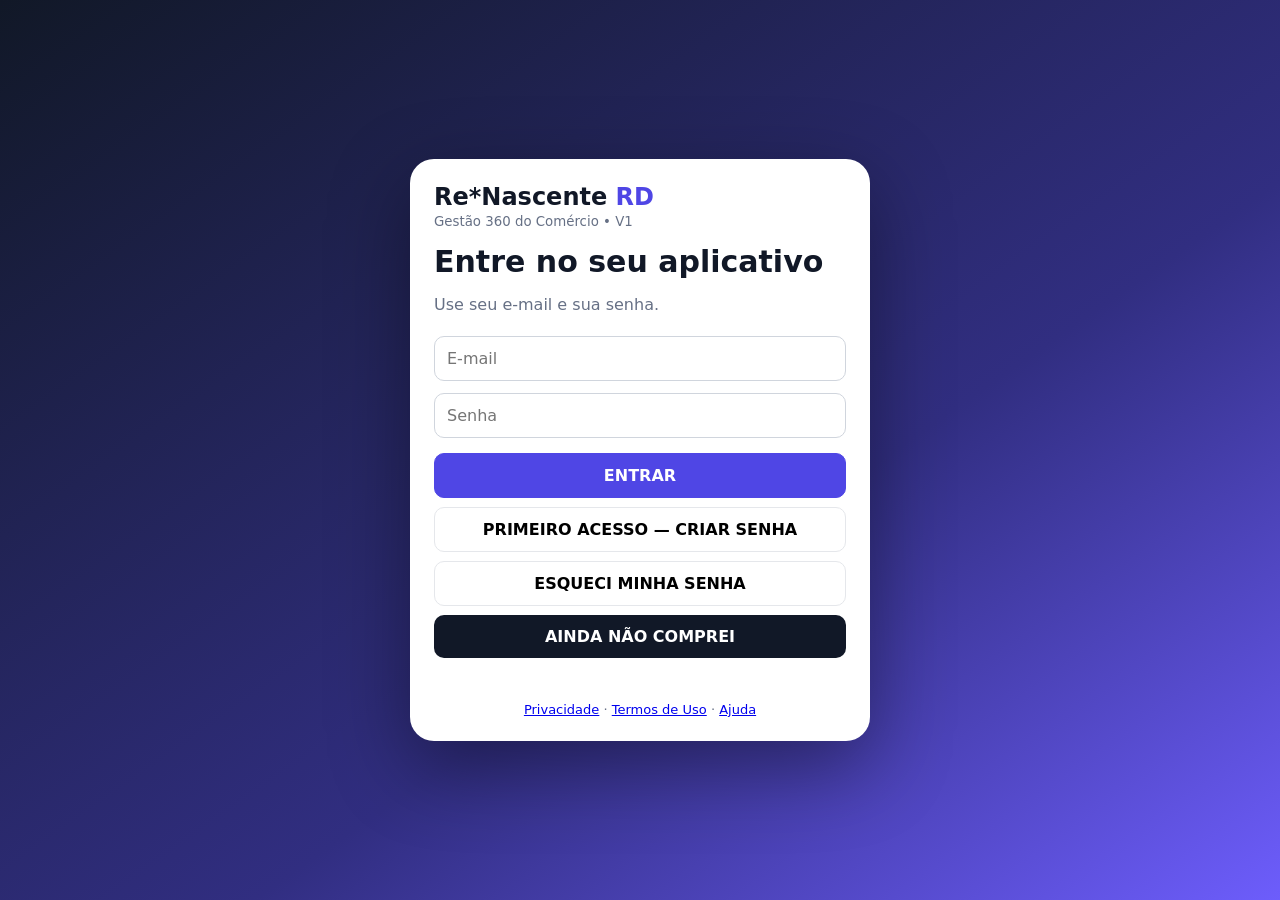
<file: gestao360-app/index.html>
<!doctype html><html lang="pt-BR"><head>
<meta charset="utf-8"><meta name="viewport" content="width=device-width,initial-scale=1,viewport-fit=cover">
<meta name="theme-color" content="#4f46e5"><meta name="apple-mobile-web-app-capable" content="yes">
<meta name="apple-mobile-web-app-title" content="Gestão 360"><link rel="manifest" href="./manifest.webmanifest">
<link rel="icon" href="./icon.svg"><link rel="stylesheet" href="./style.css"><title>Gestão 360 do Comércio</title></head><body>
<section id="authGate" class="gate"><div class="gatecard"><div class="brand">Re*Nascente <b>RD</b></div><small>Gestão 360 do Comércio • V1</small>
<h1>Entre no seu aplicativo</h1><p>Use seu e-mail e sua senha.</p><input id="loginEmail" type="email" placeholder="E-mail">
<input id="loginPassword" type="password" placeholder="Senha"><button class="primary" onclick="signIn()">ENTRAR</button>
<button onclick="showSignup()">PRIMEIRO ACESSO — CRIAR SENHA</button><button onclick="resetPassword()">ESQUECI MINHA SENHA</button><a class="buy" href="https://pay.kiwify.com.br/CUnAMR0" target="_blank">AINDA NÃO COMPREI</a>
<div id="authStatus" class="status"></div><div class="muted" style="margin-top:12px;text-align:center"><a href="./privacidade.html" target="_blank">Privacidade</a> · <a href="./termos.html" target="_blank">Termos de Uso</a> · <a href="./ajuda.html" target="_blank">Ajuda</a></div></div></section>
<section id="signupGate" class="gate hidden"><div class="gatecard"><div class="brand">Re*Nascente <b>RD</b></div><h1>Crie sua senha</h1>
<p>Informe o e-mail da compra. Você receberá um link para confirmar o acesso e criar sua senha.</p><input id="signupEmail" type="email" placeholder="E-mail da compra">
<button class="primary" onclick="signUp()">ENVIAR CONFIRMAÇÃO POR E-MAIL</button><button onclick="showLogin()">VOLTAR</button><div id="signupStatus" class="status"></div></div></section>
<section id="app" class="hidden"><header><div><div class="brand">Re*Nascente <b>RD</b></div><small>Gestão 360 do Comércio • V1</small></div>
<div class="headerActions"><button id="installBtn" class="primary" onclick="installApp()">⬇ Instalar</button><button onclick="forceUpdate()">↻ Atualizar</button><button onclick="signOut()">Sair</button></div></header>
<nav id="nav"></nav><main id="content"></main><footer style="text-align:center;padding:12px 16px 30px;color:#667085;font-size:12px">Gestão 360 do Comércio — Re*Nascente RD · <a href="./privacidade.html" target="_blank">Privacidade</a> · <a href="./termos.html" target="_blank">Termos</a> · <a href="./ajuda.html" target="_blank">Ajuda</a></footer></section>
<script src="./core.js"></script><script src="./finance.js"></script><script src="./modules.js"></script><script src="./comandas.js"></script><script src="./fiscal-v2.js"></script><script src="./reports.js"></script><script src="./app.js"></script>
</body></html>
</file>
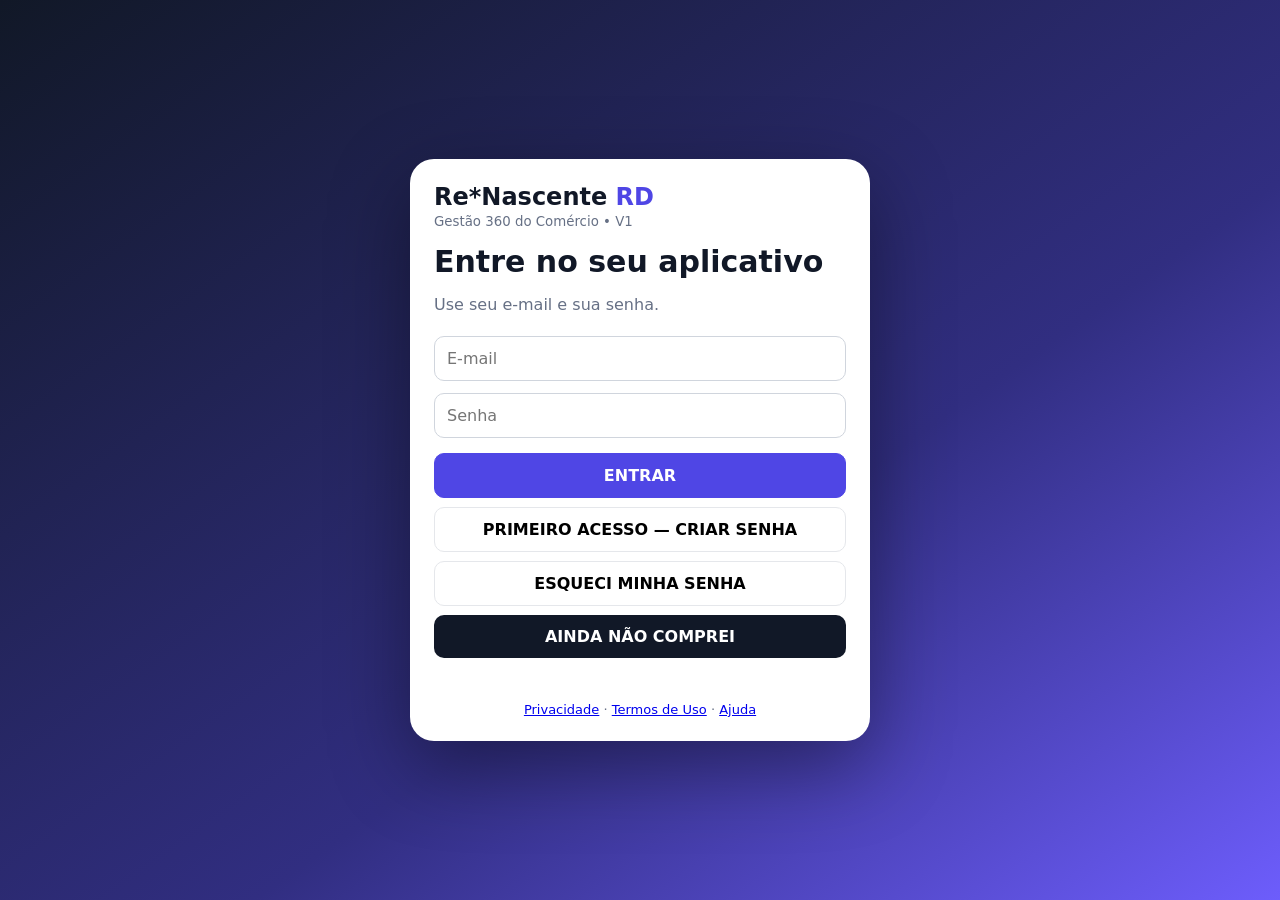
<file: gestao360/index.html>
<!doctype html><html lang="pt-BR"><head><meta charset="utf-8"><meta name="viewport" content="width=device-width,initial-scale=1"><title>Gestão 360 do Comércio</title><script>(function(){var h=location.hash||'';var q=location.search||'';var auth=/access_token=|refresh_token=|type=(invite|recovery)|mode=recovery/i.test(h+q);location.replace(auth?'../gestao360-app/acesso.html'+q+h:'../gestao360-app/'+q+h)})();</script></head><body><p>Abrindo o Gestão 360… <a href="../gestao360-app/">Clique aqui se não abrir automaticamente.</a></p></body></html>
</file>
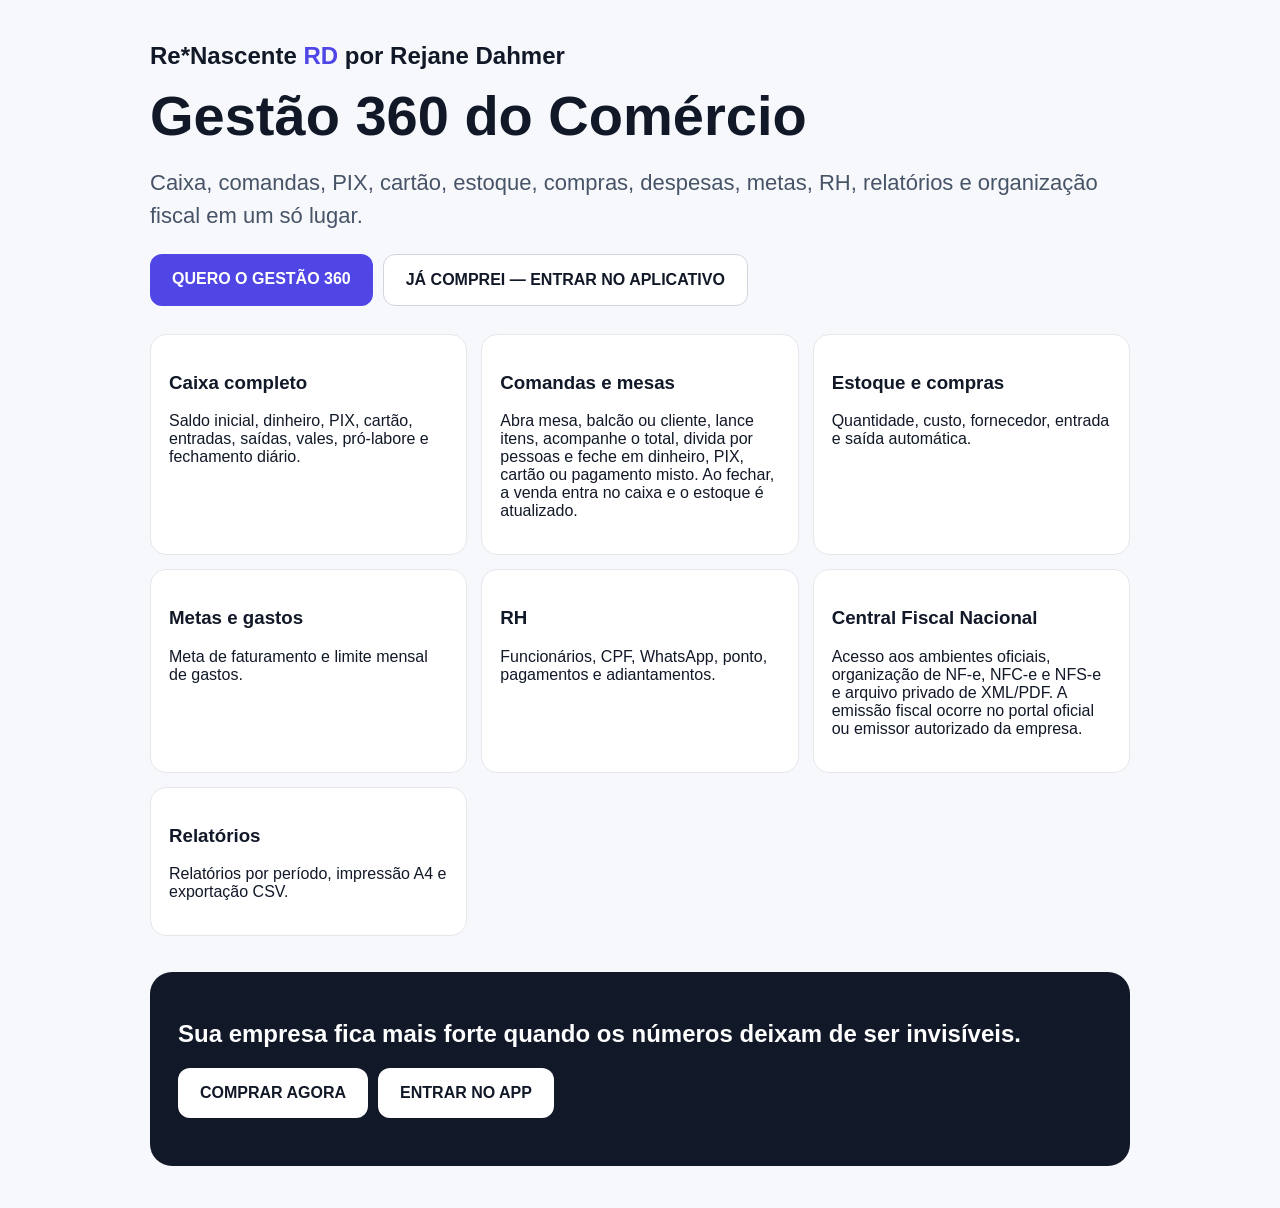
<file: gestao360.html>
<!doctype html>
<html lang="pt-BR"><head><meta charset="utf-8"><meta name="viewport" content="width=device-width,initial-scale=1"><title>Gestão 360 do Comércio — Re*Nascente RD</title><style>body{margin:0;font-family:Arial,sans-serif;background:#f7f8fc;color:#111827}.w{max-width:980px;margin:auto;padding:42px 22px}.brand{font-weight:800;font-size:24px}.brand b{color:#4f46e5}h1{font-size:56px;line-height:1;margin:18px 0}.lead{font-size:22px;line-height:1.5;color:#475467}.actions{display:flex;gap:10px;flex-wrap:wrap;margin:20px 0}.btn{display:inline-block;background:#4f46e5;color:#fff;padding:16px 22px;border-radius:12px;text-decoration:none;font-weight:800}.secondary{background:#fff;color:#111827;border:1px solid #d0d5dd}.grid{display:grid;grid-template-columns:repeat(3,1fr);gap:14px;margin-top:28px}.c{background:#fff;border:1px solid #e5e7eb;border-radius:16px;padding:18px}.cta{margin-top:36px;background:#111827;color:#fff;border-radius:22px;padding:28px}.cta .btn{background:#fff;color:#111827}@media(max-width:700px){h1{font-size:40px}.grid{grid-template-columns:1fr}.actions .btn{width:100%;text-align:center}}</style></head><body><div class="w"><div class="brand">Re*Nascente <b>RD</b> por Rejane Dahmer</div><h1>Gestão 360 do Comércio</h1><p class="lead">Caixa, comandas, PIX, cartão, estoque, compras, despesas, metas, RH, relatórios e organização fiscal em um só lugar.</p><div class="actions"><a class="btn" href="https://pay.kiwify.com.br/CUnAMR0" target="_blank">QUERO O GESTÃO 360</a><a class="btn secondary" href="./gestao360-app/">JÁ COMPREI — ENTRAR NO APLICATIVO</a></div><div class="grid"><div class="c"><h3>Caixa completo</h3><p>Saldo inicial, dinheiro, PIX, cartão, entradas, saídas, vales, pró-labore e fechamento diário.</p></div><div class="c"><h3>Comandas e mesas</h3><p>Abra mesa, balcão ou cliente, lance itens, acompanhe o total, divida por pessoas e feche em dinheiro, PIX, cartão ou pagamento misto. Ao fechar, a venda entra no caixa e o estoque é atualizado.</p></div><div class="c"><h3>Estoque e compras</h3><p>Quantidade, custo, fornecedor, entrada e saída automática.</p></div><div class="c"><h3>Metas e gastos</h3><p>Meta de faturamento e limite mensal de gastos.</p></div><div class="c"><h3>RH</h3><p>Funcionários, CPF, WhatsApp, ponto, pagamentos e adiantamentos.</p></div><div class="c"><h3>Central Fiscal Nacional</h3><p>Acesso aos ambientes oficiais, organização de NF-e, NFC-e e NFS-e e arquivo privado de XML/PDF. A emissão fiscal ocorre no portal oficial ou emissor autorizado da empresa.</p></div><div class="c"><h3>Relatórios</h3><p>Relatórios por período, impressão A4 e exportação CSV.</p></div></div><div class="cta"><h2>Sua empresa fica mais forte quando os números deixam de ser invisíveis.</h2><div class="actions"><a class="btn" href="https://pay.kiwify.com.br/CUnAMR0" target="_blank">COMPRAR AGORA</a><a class="btn" href="./gestao360-app/">ENTRAR NO APP</a></div></div></div></body></html>
</file>
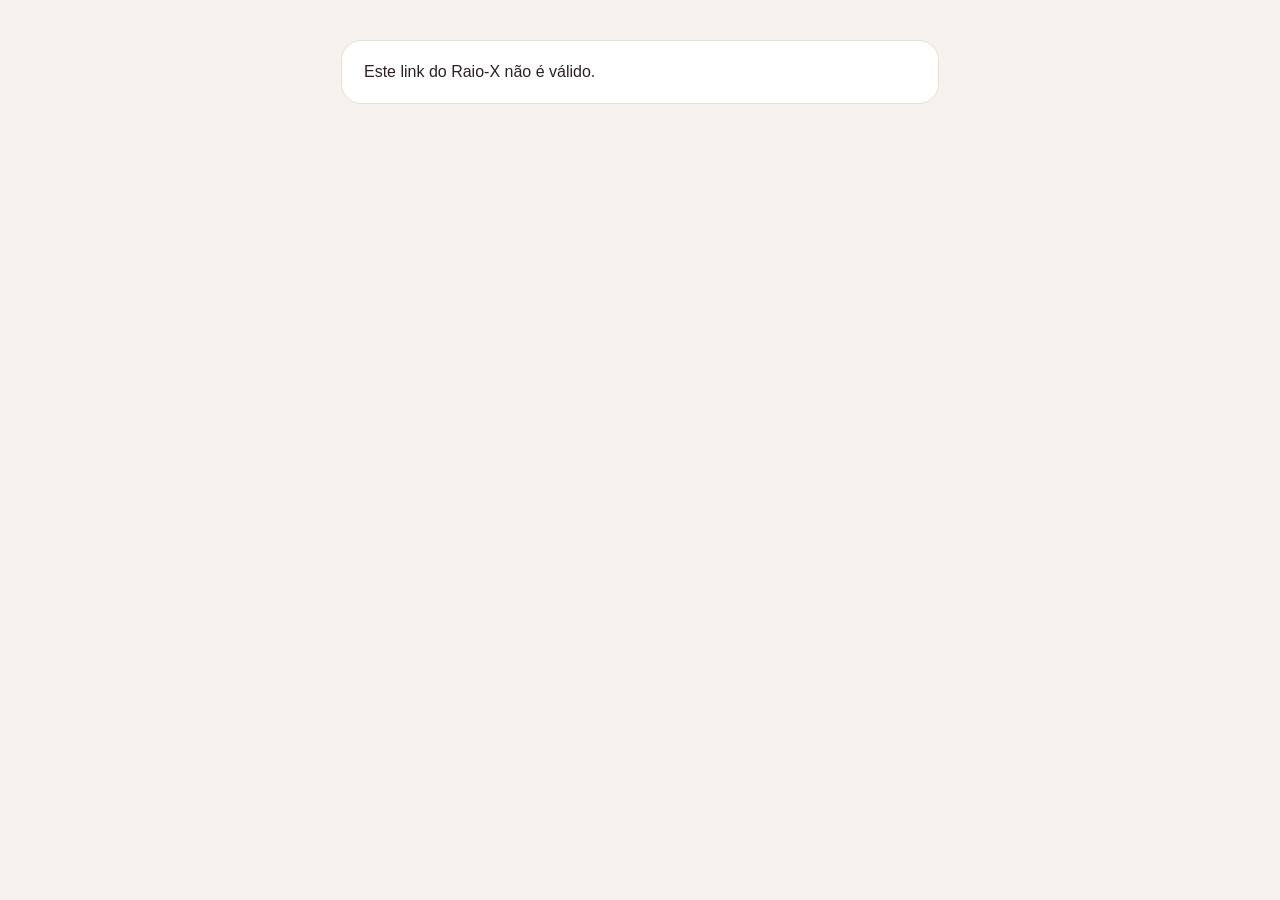
<file: raiox.html>
<!doctype html><html lang="pt-BR"><meta charset="utf-8"><meta name="viewport" content="width=device-width,initial-scale=1"><title>Raio-X</title><style>:root{--rose:#a55f62;--gold:#b68c51;--ink:#2c2223;--muted:#75696b;--bg:#f7f2ee}*{box-sizing:border-box}body{margin:0;background:var(--bg);color:var(--ink);font-family:Arial,sans-serif}.box{max-width:630px;margin:0 auto;padding:28px 16px 44px}.card{background:#fff;border:1px solid #e8ddd8;border-radius:20px;padding:22px;margin:12px 0}h1{font-size:31px;line-height:1.1;margin:0 0 15px}p{line-height:1.5}.muted{color:var(--muted);font-size:14px}label{display:block;font-weight:bold;margin:16px 0 6px}input{width:100%;padding:13px;border:1px solid #d9cfca;border-radius:10px;font-size:16px}.opt{display:block;border:1px solid #e5d9d3;border-radius:12px;padding:13px;margin:8px 0;font-weight:normal}.opt input{width:auto;margin-right:8px}button{width:100%;border:0;border-radius:12px;padding:15px;background:var(--gold);color:#fff;font-size:16px;font-weight:bold;margin-top:18px}.hidden{display:none}#error{color:#8b3030}.tag{color:var(--rose);font-weight:bold;font-size:13px}</style><body><main class="box"><div id="loading" class="card">Carregando seu Raio-X…</div><form id="form" class="hidden"><div class="card"><div class="tag">RAIO-X DA EMPRESÁRIA</div><h1 id="title"></h1><p id="promise"></p><label>Seu nome</label><input id="name" required maxlength="140" autocomplete="name"><label>Seu melhor e-mail</label><input id="email" type="email" required maxlength="254" autocomplete="email"><p class="muted"><label class="opt"><input id="consent" type="checkbox" required> <span id="privacy"></span></label><label class="opt"><input id="marketing" type="checkbox"> Quero também receber conteúdos e informações.</label></p></div><div id="questions"></div><p id="error"></p><button id="submit">VER MEU RESULTADO</button></form><section id="result" class="hidden"><div class="card"><div class="tag">SEU RESULTADO PRELIMINAR</div><h1 id="rtitle"></h1><p id="rdesc"></p><div id="points" class="muted"></div><p><b>Próximo passo:</b> uma conversa profissional para entender o seu cenário e decidir o que precisa ser priorizado.</p><a id="offer" class="hidden"><button id="offerText"></button></a><p id="unavailable" class="muted"></p></div></section></main><script>const BASE='https://vjpcivbmnhqapbrlqeli.supabase.co/functions/v1/machine-automatic-clients';let cfg,slug;const e=id=>document.getElementById(id);function esc(x){return String(x??'').replace(/[&<>'"]/g,s=>({'&':'&amp;','<':'&lt;','>':'&gt;',"'":'&#39;','"':'&quot;'}[s]))}function source(){let q=new URLSearchParams(location.search);return{utm_source:q.get('utm_source')||'',utm_campaign:q.get('utm_campaign')||'',referrer:document.referrer||''}}async function start(){slug=new URLSearchParams(location.search).get('f')||'';if(!slug){e('loading').textContent='Este link do Raio-X não é válido.';return}let r=await fetch(BASE+'?action=public&slug='+encodeURIComponent(slug));let a=await r.json();if(!r.ok){e('loading').textContent='Este Raio-X não está disponível neste momento.';return}cfg=a.config;e('title').textContent=cfg.landing?.title||'Raio-X';e('promise').textContent=cfg.landing?.promise||'';e('privacy').textContent=cfg.landing?.privacy||'Autorizo o uso dos meus dados para receber este resultado.';e('questions').innerHTML=(cfg.questions||[]).map((q,i)=>'<div class="card"><b>'+esc((i+1)+'. '+q.text)+'</b>'+(q.options||[]).map(o=>'<label class="opt"><input required type="radio" name="'+esc(q.id)+'" value="'+esc(o[0])+'"> '+esc(o[0])+'</label>').join('')+'</div>').join('');e('loading').classList.add('hidden');e('form').classList.remove('hidden')}e('form').addEventListener('submit',async ev=>{ev.preventDefault();e('submit').disabled=true;e('error').textContent='Preparando seu resultado…';let answers={};for(let q of cfg.questions||[])answers[q.id]=new FormData(e('form')).get(q.id);let r=await fetch(BASE+'?action=submit',{method:'POST',headers:{'content-type':'application/json'},body:JSON.stringify({slug,name:e('name').value,email:e('email').value,consent:e('consent').checked,marketing:e('marketing').checked,answers,source:source()})});let a=await r.json();if(!r.ok){e('error').textContent='Não foi possível concluir agora. Confira os dados e tente de novo.';e('submit').disabled=false;return}e('rtitle').textContent='Seu principal gargalo hoje está em '+a.result.primary_title+'.';e('rdesc').textContent=a.result.description;e('points').innerHTML='<b>Pontos para olhar:</b><br>'+a.result.points.map(esc).join('<br>');let of=a.offer||{};if(of.checkout_url){e('offer').href=of.checkout_url;e('offerText').textContent=of.cta||'QUERO MEU DIAGNÓSTICO';e('offer').classList.remove('hidden')}else e('unavailable').textContent='A agenda do diagnóstico será liberada em breve.';e('form').classList.add('hidden');e('result').classList.remove('hidden')});start()</script></body></html>
</file>
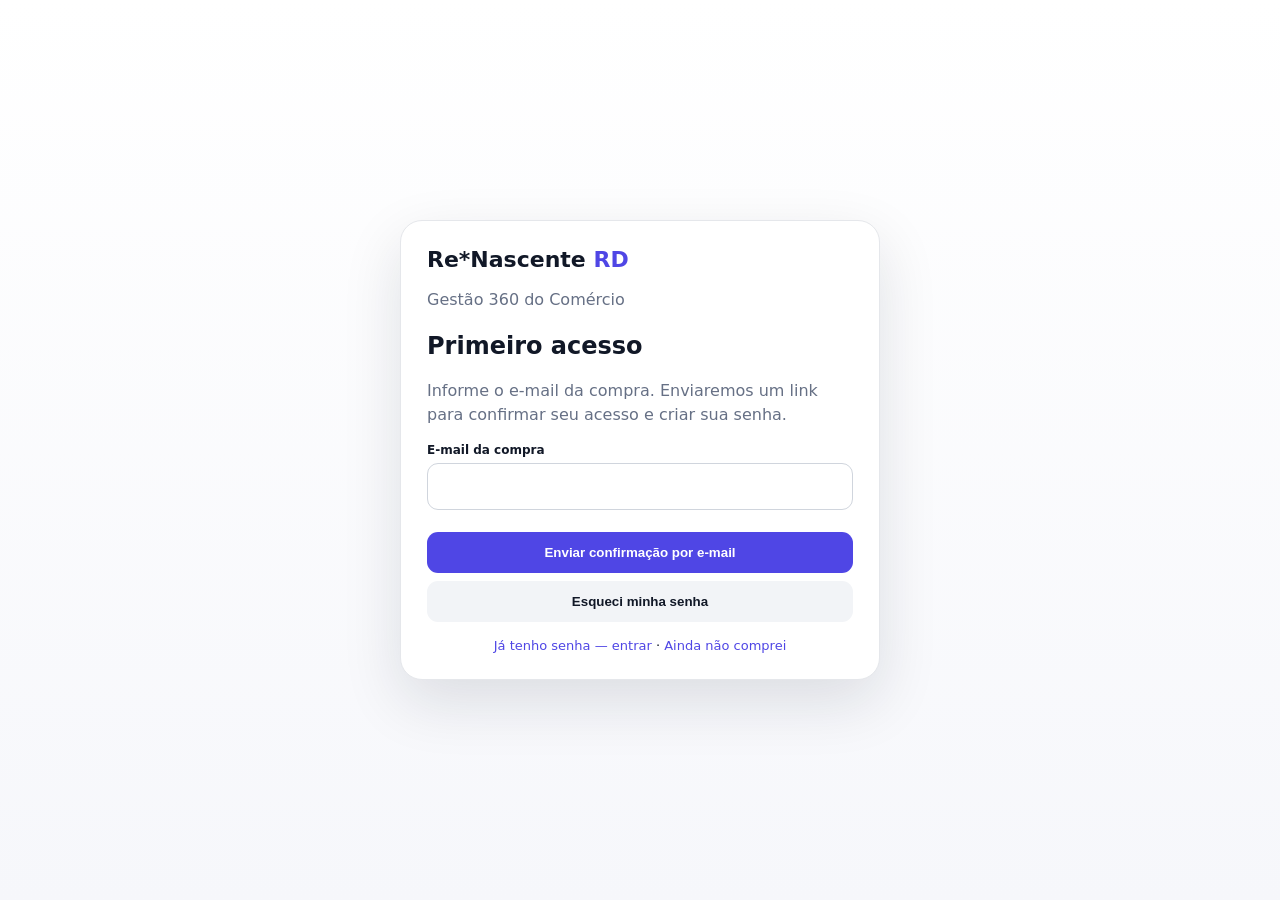
<file: gestao360-app/acesso.html>
<!doctype html>
<html lang="pt-BR">
<head>
<meta charset="utf-8">
<meta name="viewport" content="width=device-width,initial-scale=1,viewport-fit=cover">
<meta name="theme-color" content="#4f46e5">
<title>Acesso — Gestão 360 do Comércio</title>
<style>
:root{font-family:Inter,system-ui,-apple-system,"Segoe UI",sans-serif;color:#111827;background:#f6f7fb}*{box-sizing:border-box}body{margin:0;min-height:100vh;display:grid;place-items:center;padding:20px;background:linear-gradient(180deg,#fff,#f6f7fb)}.card{width:min(480px,100%);background:#fff;border:1px solid #e5e7eb;border-radius:22px;padding:26px;box-shadow:0 22px 60px rgba(15,23,42,.12)}.brand{font-weight:800;font-size:22px}.brand b{color:#4f46e5}.muted{color:#667085;line-height:1.5}.field{display:flex;flex-direction:column;gap:6px;margin:14px 0}.field label{font-size:12px;font-weight:800}.field input{padding:13px;border:1px solid #d0d5dd;border-radius:11px;font:inherit}.btn{width:100%;padding:13px 16px;border:0;border-radius:11px;font-weight:800;cursor:pointer;margin-top:8px}.primary{background:#4f46e5;color:#fff}.ghost{background:#f2f4f7;color:#111827}.status{margin-top:12px;padding:11px;border-radius:10px;background:#f2f4f7;color:#344054;font-size:13px}.error{background:#fee4e2;color:#912018}.ok{background:#dcfae6;color:#05603a}.links{text-align:center;margin-top:16px;font-size:13px}.links a{color:#4f46e5;text-decoration:none}.hidden{display:none}</style>
</head>
<body>
<div class="card">
  <div class="brand">Re*Nascente <b>RD</b></div>
  <p class="muted">Gestão 360 do Comércio</p>

  <section id="tokenPane" class="hidden">
    <h1 id="tokenTitle">Crie sua senha</h1>
    <p class="muted" id="tokenText">Defina uma senha com pelo menos 8 caracteres.</p>
    <form id="tokenForm">
      <div class="field"><label>Nova senha</label><input id="newPassword" type="password" minlength="8" required></div>
      <div class="field"><label>Repita a nova senha</label><input id="newPassword2" type="password" minlength="8" required></div>
      <button class="btn primary">Salvar senha</button>
    </form>
    <div id="tokenStatus"></div>
  </section>

  <section id="firstPane">
    <h1>Primeiro acesso</h1>
    <p class="muted">Informe o e-mail da compra. Enviaremos um link para confirmar seu acesso e criar sua senha.</p>
    <form id="firstForm">
      <div class="field"><label>E-mail da compra</label><input id="email" type="email" required></div>
      <button class="btn primary">Enviar confirmação por e-mail</button>
    </form>
    <div id="firstStatus"></div>
    <button class="btn ghost" id="showRecovery" type="button">Esqueci minha senha</button>
  </section>

  <section id="recoveryPane" class="hidden">
    <h1>Recuperar senha</h1>
    <p class="muted">Digite seu e-mail. Você receberá um link para criar uma nova senha.</p>
    <form id="recoveryForm">
      <div class="field"><label>E-mail</label><input id="recoveryEmail" type="email" required></div>
      <button class="btn primary">Enviar recuperação</button>
    </form>
    <div id="recoveryStatus"></div>
    <button class="btn ghost" id="backFirst" type="button">Voltar</button>
  </section>

  <div class="links"><a href="./index.html">Já tenho senha — entrar</a> · <a href="https://pay.kiwify.com.br/CUnAMR0">Ainda não comprei</a></div>
</div>
<script>
const SB_URL='https://cqpihcfgjocmwaqwiemi.supabase.co';
const SB_KEY='sb_publishable_kDx8ysTXs-p6J3EN7PNO0Q_on-h2m_r';
const THIS_URL='https://mentorarejanedahmer-ux.github.io/gestao360-app/acesso.html';
const esc=s=>String(s||'').replace(/[&<>"']/g,c=>({'&':'&amp;','<':'&lt;','>':'&gt;','"':'&quot;',"'":'&#39;'}[c]));
const box=(id,msg,type='status')=>document.getElementById(id).innerHTML='<div class="status '+type+'">'+esc(msg)+'</div>';
const hash=new URLSearchParams(location.hash.replace(/^#/,''));
const qs=new URLSearchParams(location.search);
const accessToken=hash.get('access_token');
const refreshToken=hash.get('refresh_token');
const tokenType=hash.get('type')||qs.get('mode')||'';

if(accessToken){
  firstPane.classList.add('hidden');recoveryPane.classList.add('hidden');tokenPane.classList.remove('hidden');
  if(tokenType==='recovery'){tokenTitle.textContent='Crie uma nova senha';tokenText.textContent='Seu link de recuperação foi validado. Defina sua nova senha.'}
  else{tokenTitle.textContent='Finalize seu acesso';tokenText.textContent='Seu acesso foi liberado. Agora crie sua senha.'}
}

tokenForm.onsubmit=async e=>{
  e.preventDefault();
  const p=newPassword.value,p2=newPassword2.value;
  if(p.length<8||p!==p2){box('tokenStatus','Confira as senhas. Elas precisam ser iguais e ter 8 caracteres ou mais.','error');return}
  box('tokenStatus','Salvando sua senha...');
  try{
    const r=await fetch(SB_URL+'/auth/v1/user',{method:'PUT',headers:{apikey:SB_KEY,Authorization:'Bearer '+accessToken,'Content-Type':'application/json'},body:JSON.stringify({password:p})});
    const d=await r.json().catch(()=>({}));
    if(!r.ok)throw new Error(d?.message||d?.error_description||d?.error||'Não foi possível salvar a senha.');
    if(refreshToken)localStorage.setItem('g360_session',JSON.stringify({access_token:accessToken,refresh_token:refreshToken,token_type:'bearer'}));
    box('tokenStatus','Senha salva. Você já pode entrar no Gestão 360.','ok');
    history.replaceState(null,'',location.pathname);
    setTimeout(()=>location.href='./index.html',1200);
  }catch(err){box('tokenStatus',err.message,'error')}
};

firstForm.onsubmit=async e=>{
  e.preventDefault();
  const em=email.value.trim().toLowerCase();
  box('firstStatus','Validando sua compra...');
  try{
    const r=await fetch(SB_URL+'/functions/v1/gestao360-first-access',{method:'POST',headers:{'Content-Type':'application/json',apikey:SB_KEY},body:JSON.stringify({email:em})});
    const d=await r.json().catch(()=>({}));
    if(!r.ok){if(d?.code==='already_active')throw new Error('Seu acesso já existe. Entre com sua senha ou use Recuperar senha.');throw new Error(d?.error||'Compra aprovada não localizada para este e-mail.')}
    box('firstStatus',d.message||'Confira seu e-mail e abra o link para criar sua senha.','ok');
  }catch(err){box('firstStatus',err.message,'error')}
};

showRecovery.onclick=()=>{firstPane.classList.add('hidden');recoveryPane.classList.remove('hidden')};
backFirst.onclick=()=>{recoveryPane.classList.add('hidden');firstPane.classList.remove('hidden')};
recoveryForm.onsubmit=async e=>{
  e.preventDefault();box('recoveryStatus','Enviando recuperação...');
  try{
    const em=recoveryEmail.value.trim().toLowerCase();
    const r=await fetch(SB_URL+'/auth/v1/recover',{method:'POST',headers:{apikey:SB_KEY,'Content-Type':'application/json'},body:JSON.stringify({email:em,redirect_to:THIS_URL+'?mode=recovery'})});
    const d=await r.json().catch(()=>({}));
    if(!r.ok)throw new Error(d?.message||d?.error_description||d?.error||'Não foi possível enviar a recuperação.');
    box('recoveryStatus','Se o e-mail estiver cadastrado, você receberá o link para criar uma nova senha.','ok');
  }catch(err){box('recoveryStatus',err.message,'error')}
};
</script>
</body></html>
</file>
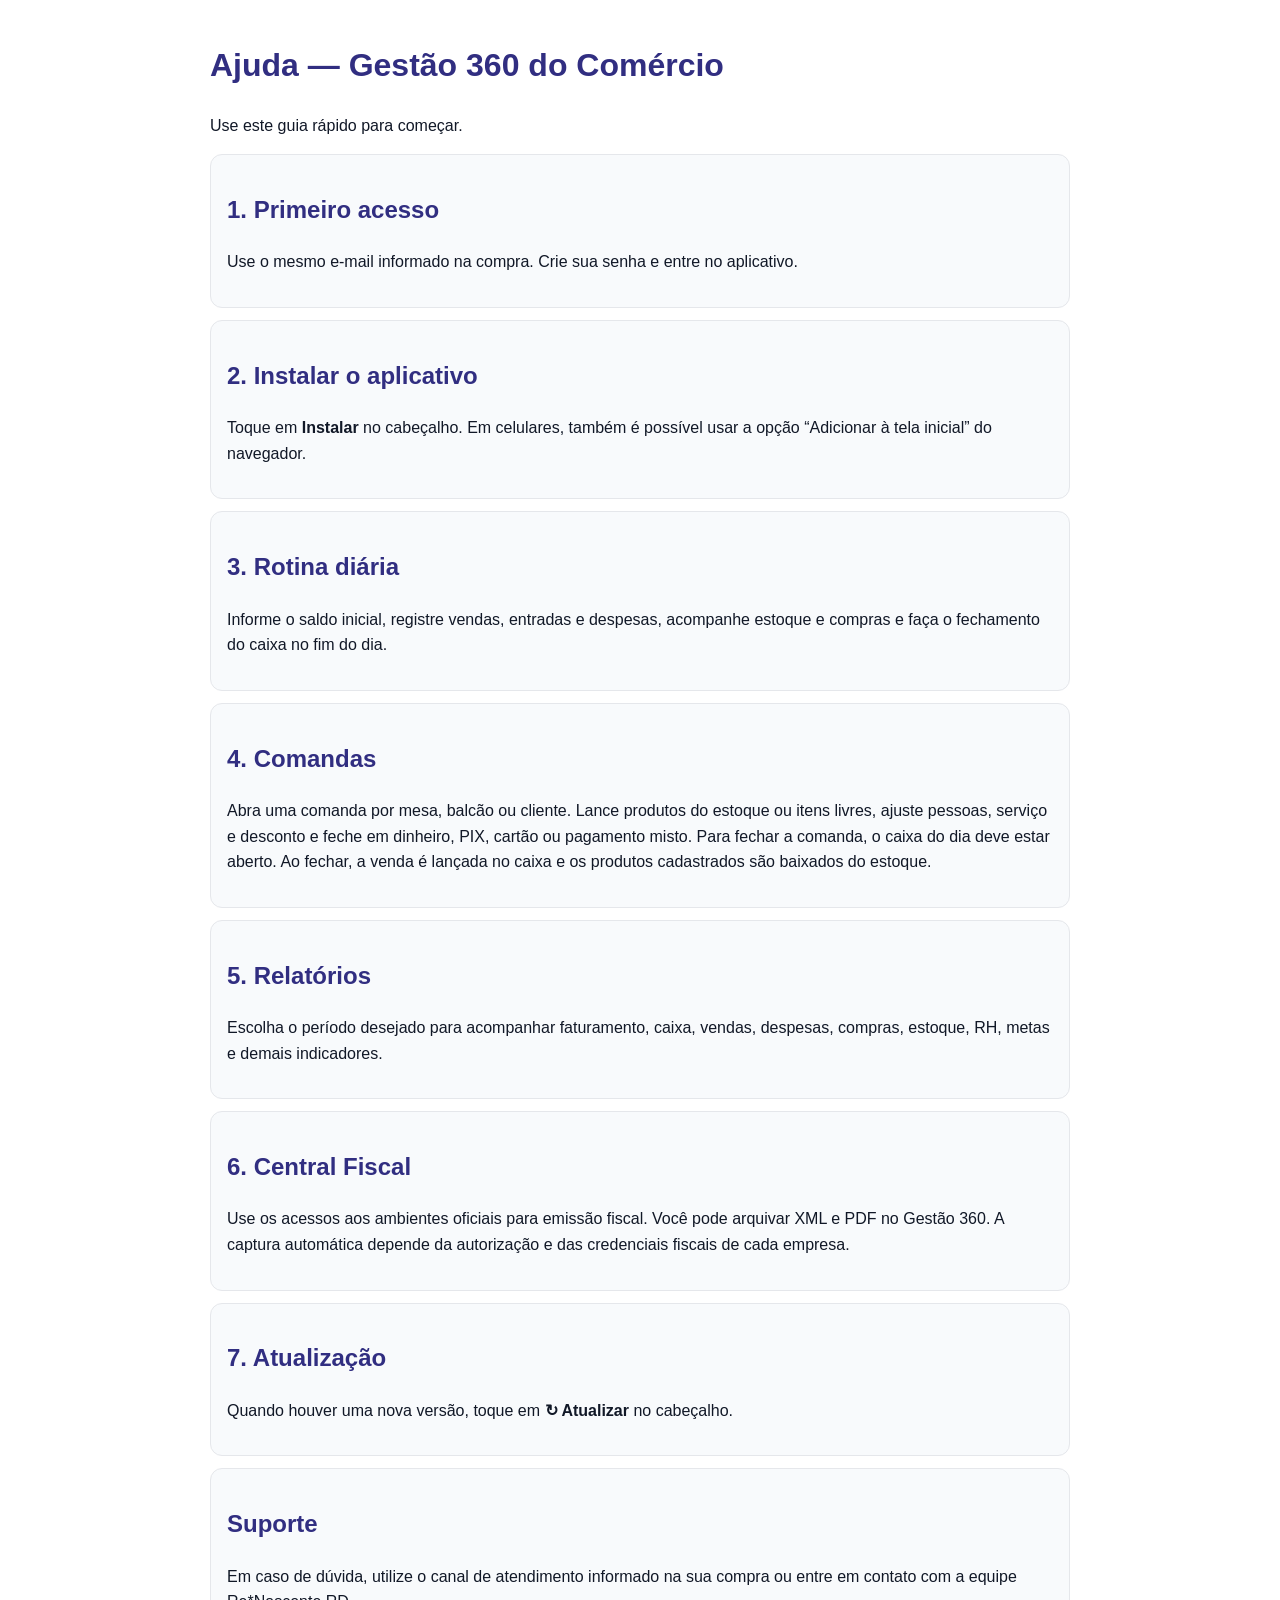
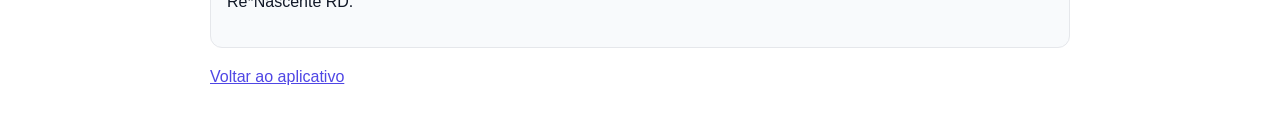
<file: gestao360-app/ajuda.html>
<!doctype html><html lang="pt-BR"><head><meta charset="utf-8"><meta name="viewport" content="width=device-width,initial-scale=1"><title>Ajuda — Gestão 360</title><style>body{font-family:Arial,sans-serif;max-width:860px;margin:40px auto;padding:0 20px;line-height:1.6;color:#111827}h1,h2{color:#312e81}.box{background:#f8fafc;border:1px solid #e5e7eb;border-radius:12px;padding:16px;margin:12px 0}a{color:#4f46e5}</style></head><body><h1>Ajuda — Gestão 360 do Comércio</h1><p>Use este guia rápido para começar.</p><div class="box"><h2>1. Primeiro acesso</h2><p>Use o mesmo e-mail informado na compra. Crie sua senha e entre no aplicativo.</p></div><div class="box"><h2>2. Instalar o aplicativo</h2><p>Toque em <b>Instalar</b> no cabeçalho. Em celulares, também é possível usar a opção “Adicionar à tela inicial” do navegador.</p></div><div class="box"><h2>3. Rotina diária</h2><p>Informe o saldo inicial, registre vendas, entradas e despesas, acompanhe estoque e compras e faça o fechamento do caixa no fim do dia.</p></div><div class="box"><h2>4. Comandas</h2><p>Abra uma comanda por mesa, balcão ou cliente. Lance produtos do estoque ou itens livres, ajuste pessoas, serviço e desconto e feche em dinheiro, PIX, cartão ou pagamento misto. Para fechar a comanda, o caixa do dia deve estar aberto. Ao fechar, a venda é lançada no caixa e os produtos cadastrados são baixados do estoque.</p></div><div class="box"><h2>5. Relatórios</h2><p>Escolha o período desejado para acompanhar faturamento, caixa, vendas, despesas, compras, estoque, RH, metas e demais indicadores.</p></div><div class="box"><h2>6. Central Fiscal</h2><p>Use os acessos aos ambientes oficiais para emissão fiscal. Você pode arquivar XML e PDF no Gestão 360. A captura automática depende da autorização e das credenciais fiscais de cada empresa.</p></div><div class="box"><h2>7. Atualização</h2><p>Quando houver uma nova versão, toque em <b>↻ Atualizar</b> no cabeçalho.</p></div><div class="box"><h2>Suporte</h2><p>Em caso de dúvida, utilize o canal de atendimento informado na sua compra ou entre em contato com a equipe Re*Nascente RD.</p></div><p><a href="./">Voltar ao aplicativo</a></p></body></html>
</file>
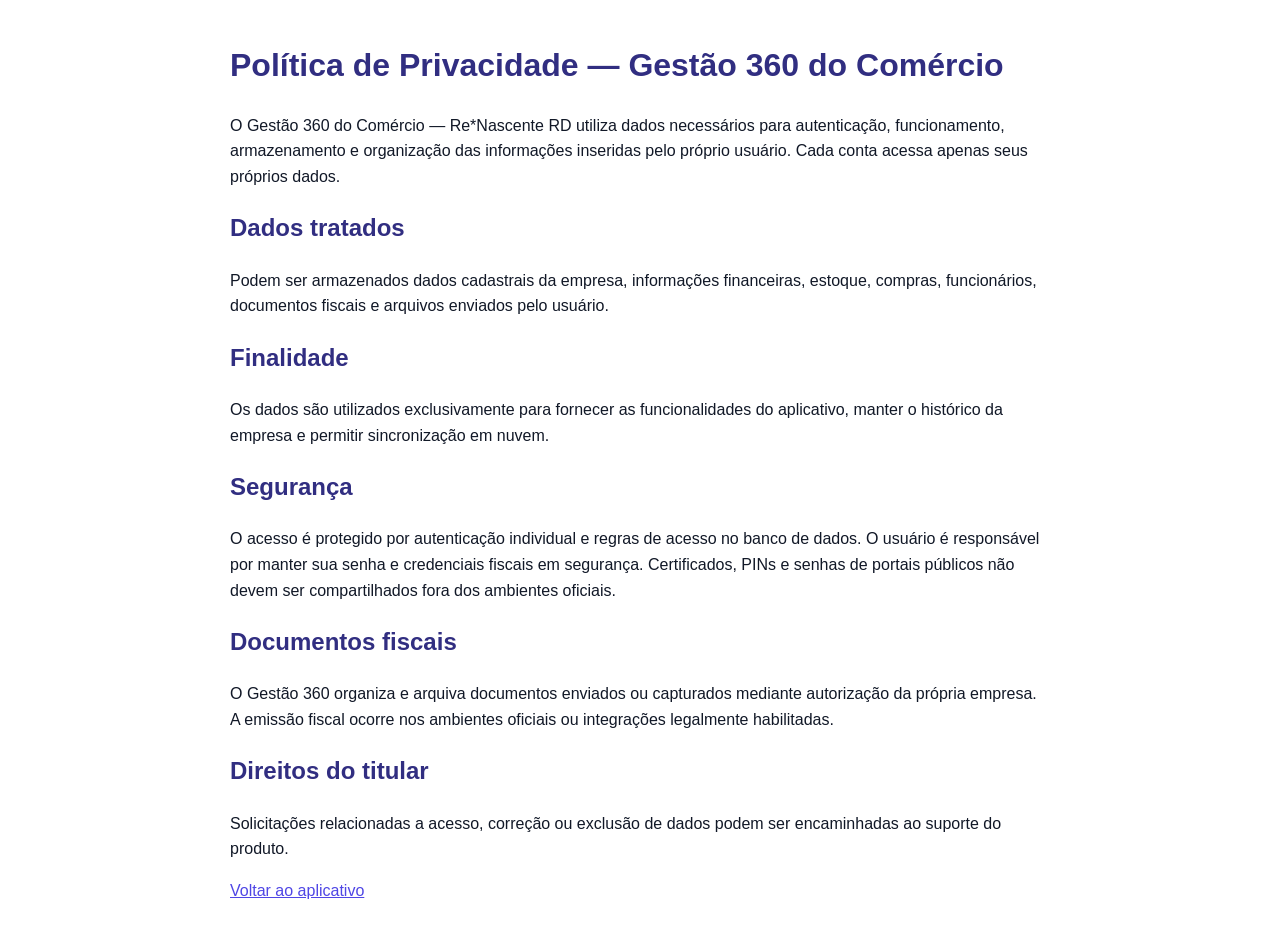
<file: gestao360-app/privacidade.html>
<!doctype html><html lang="pt-BR"><head><meta charset="utf-8"><meta name="viewport" content="width=device-width,initial-scale=1"><title>Privacidade — Gestão 360</title><style>body{font-family:Arial,sans-serif;max-width:820px;margin:40px auto;padding:0 20px;line-height:1.6;color:#111827}h1,h2{color:#312e81}a{color:#4f46e5}</style></head><body><h1>Política de Privacidade — Gestão 360 do Comércio</h1><p>O Gestão 360 do Comércio — Re*Nascente RD utiliza dados necessários para autenticação, funcionamento, armazenamento e organização das informações inseridas pelo próprio usuário. Cada conta acessa apenas seus próprios dados.</p><h2>Dados tratados</h2><p>Podem ser armazenados dados cadastrais da empresa, informações financeiras, estoque, compras, funcionários, documentos fiscais e arquivos enviados pelo usuário.</p><h2>Finalidade</h2><p>Os dados são utilizados exclusivamente para fornecer as funcionalidades do aplicativo, manter o histórico da empresa e permitir sincronização em nuvem.</p><h2>Segurança</h2><p>O acesso é protegido por autenticação individual e regras de acesso no banco de dados. O usuário é responsável por manter sua senha e credenciais fiscais em segurança. Certificados, PINs e senhas de portais públicos não devem ser compartilhados fora dos ambientes oficiais.</p><h2>Documentos fiscais</h2><p>O Gestão 360 organiza e arquiva documentos enviados ou capturados mediante autorização da própria empresa. A emissão fiscal ocorre nos ambientes oficiais ou integrações legalmente habilitadas.</p><h2>Direitos do titular</h2><p>Solicitações relacionadas a acesso, correção ou exclusão de dados podem ser encaminhadas ao suporte do produto.</p><p><a href="./">Voltar ao aplicativo</a></p></body></html>
</file>
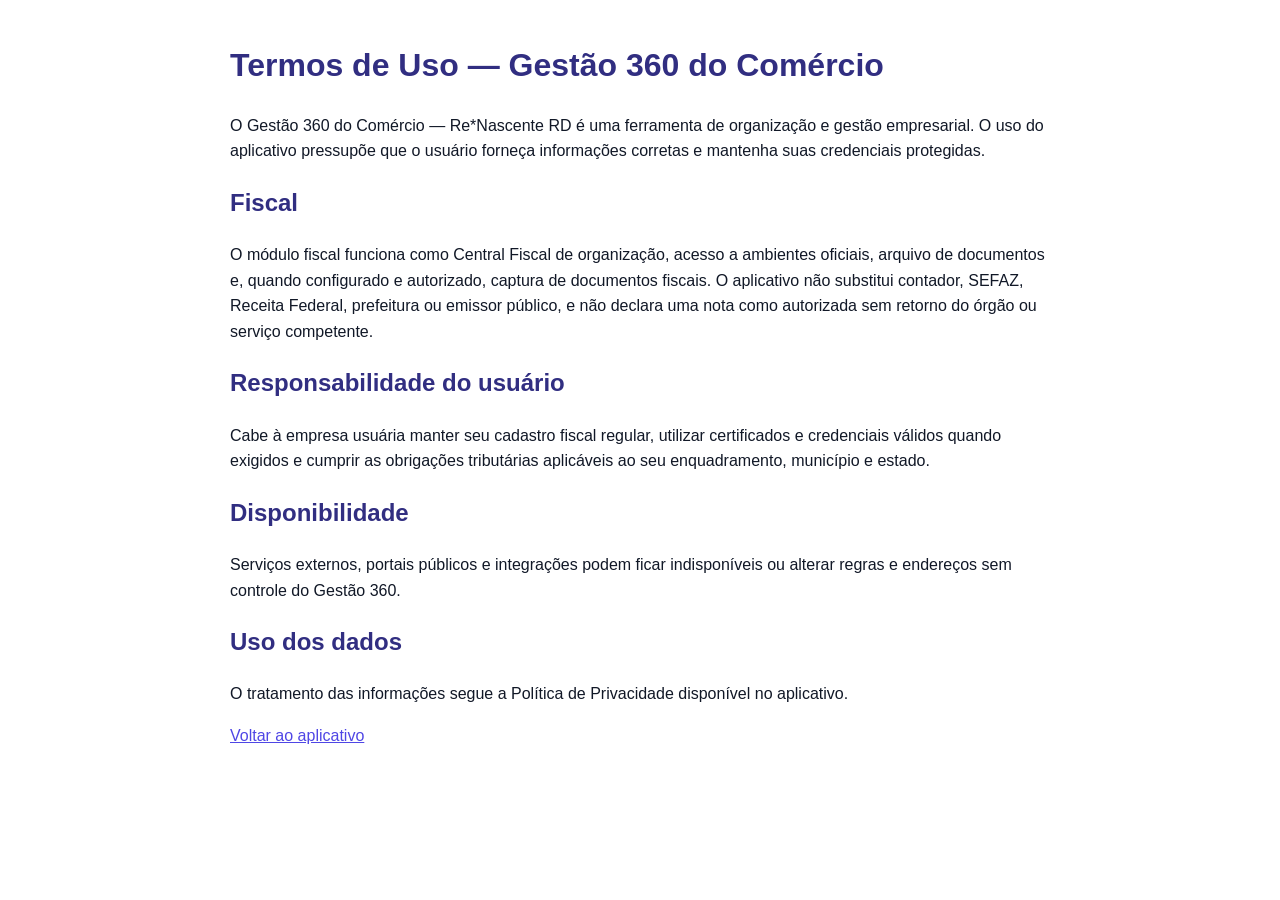
<file: gestao360-app/termos.html>
<!doctype html><html lang="pt-BR"><head><meta charset="utf-8"><meta name="viewport" content="width=device-width,initial-scale=1"><title>Termos — Gestão 360</title><style>body{font-family:Arial,sans-serif;max-width:820px;margin:40px auto;padding:0 20px;line-height:1.6;color:#111827}h1,h2{color:#312e81}a{color:#4f46e5}</style></head><body><h1>Termos de Uso — Gestão 360 do Comércio</h1><p>O Gestão 360 do Comércio — Re*Nascente RD é uma ferramenta de organização e gestão empresarial. O uso do aplicativo pressupõe que o usuário forneça informações corretas e mantenha suas credenciais protegidas.</p><h2>Fiscal</h2><p>O módulo fiscal funciona como Central Fiscal de organização, acesso a ambientes oficiais, arquivo de documentos e, quando configurado e autorizado, captura de documentos fiscais. O aplicativo não substitui contador, SEFAZ, Receita Federal, prefeitura ou emissor público, e não declara uma nota como autorizada sem retorno do órgão ou serviço competente.</p><h2>Responsabilidade do usuário</h2><p>Cabe à empresa usuária manter seu cadastro fiscal regular, utilizar certificados e credenciais válidos quando exigidos e cumprir as obrigações tributárias aplicáveis ao seu enquadramento, município e estado.</p><h2>Disponibilidade</h2><p>Serviços externos, portais públicos e integrações podem ficar indisponíveis ou alterar regras e endereços sem controle do Gestão 360.</p><h2>Uso dos dados</h2><p>O tratamento das informações segue a Política de Privacidade disponível no aplicativo.</p><p><a href="./">Voltar ao aplicativo</a></p></body></html>
</file>
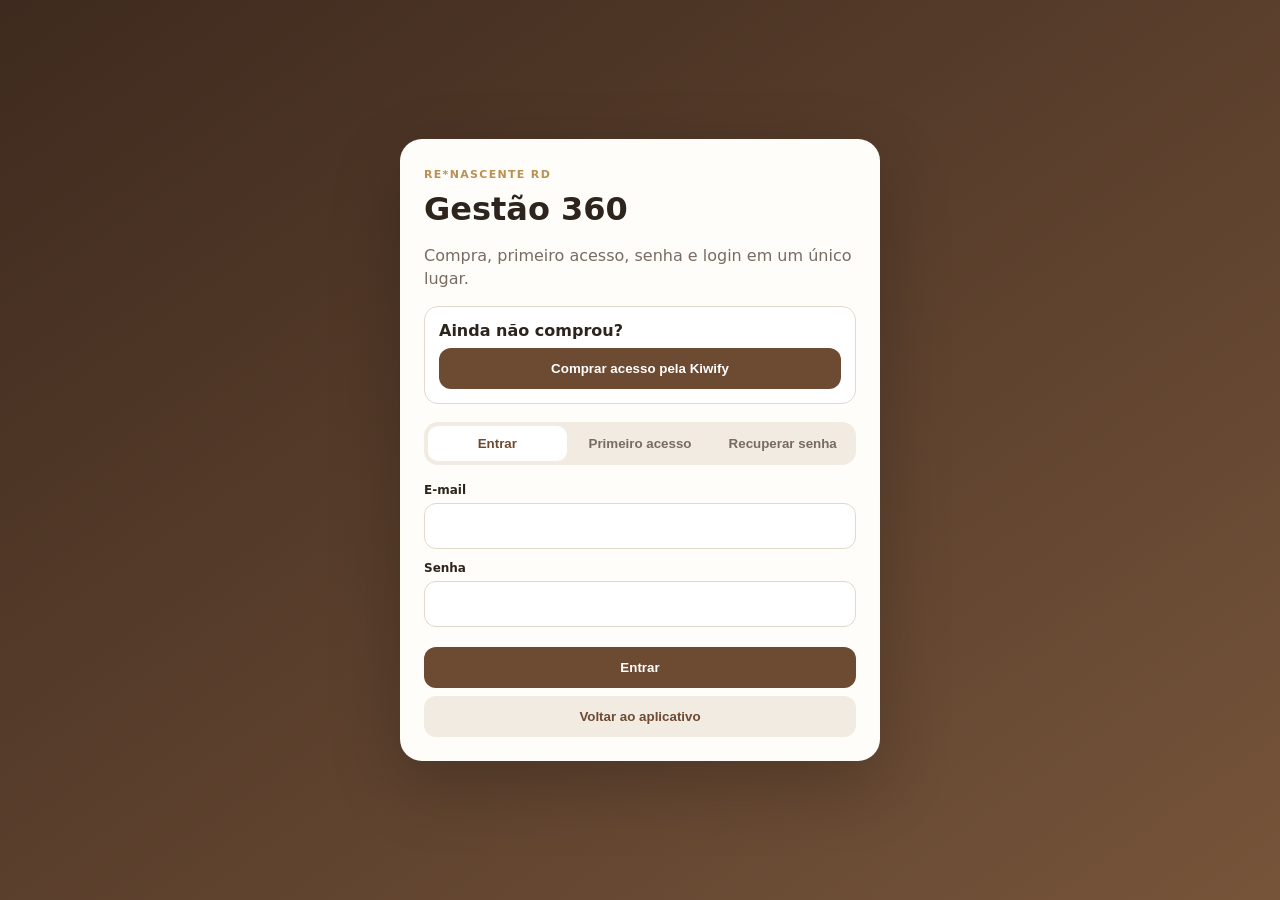
<file: gestao360/acesso.html>
<!doctype html>
<html lang="pt-BR"><head><meta charset="utf-8"><meta name="viewport" content="width=device-width,initial-scale=1,viewport-fit=cover"><meta name="theme-color" content="#6d4b32"><title>Acesso — Gestão 360</title><style>:root{--bg:#f7f3ed;--paper:#fffdf9;--ink:#2d241d;--muted:#786b61;--brown:#6d4b32;--gold:#b99152;--line:#e2d8cc;--ok:#35745b;--danger:#a54e46;font-family:Inter,system-ui,-apple-system,"Segoe UI",sans-serif}*{box-sizing:border-box}body{margin:0;background:linear-gradient(145deg,#3e2a1e,#76543a);color:var(--ink);min-height:100vh;display:grid;place-items:center;padding:18px}.card{width:min(480px,100%);background:var(--paper);border-radius:22px;padding:24px;box-shadow:0 24px 70px rgba(0,0,0,.22)}.eyebrow{text-transform:uppercase;letter-spacing:.12em;font-size:11px;color:var(--gold);font-weight:800}h1{margin:8px 0 4px}.muted{color:var(--muted);line-height:1.45}.tabs{display:flex;gap:4px;background:#f1ebe2;border-radius:14px;padding:4px;margin:18px 0}.tab{flex:1;border:0;background:transparent;padding:10px 6px;border-radius:10px;font-weight:750;color:var(--muted)}.tab.active{background:white;color:var(--brown)}.pane{display:none}.pane.active{display:block}.field{margin:12px 0}.field label{display:block;font-size:12px;font-weight:800;margin-bottom:6px}.field input{width:100%;padding:13px;border:1px solid var(--line);border-radius:12px;font-size:16px}.btn{width:100%;border:0;border-radius:12px;padding:13px;font-weight:800;margin-top:8px;cursor:pointer}.primary{background:var(--brown);color:#fff}.soft{background:#f1ebe2;color:var(--brown)}.message{padding:11px;border-radius:11px;margin:12px 0;font-size:13px}.ok{background:#e6f2ec;color:var(--ok)}.error{background:#f8e7e5;color:var(--danger)}.buy{border:1px solid var(--line);padding:14px;border-radius:14px;margin:14px 0;background:white}</style></head><body><main class="card"><span class="eyebrow">Re*Nascente RD</span><h1>Gestão 360</h1><p class="muted">Compra, primeiro acesso, senha e login em um único lugar.</p><div class="buy"><strong>Ainda não comprou?</strong><button class="btn primary" id="buy">Comprar acesso pela Kiwify</button></div><div class="tabs"><button class="tab active" data-p="login">Entrar</button><button class="tab" data-p="first">Primeiro acesso</button><button class="tab" data-p="recover">Recuperar senha</button></div><div id="global"></div><section id="login" class="pane active"><form id="f-login"><div class="field"><label>E-mail</label><input name="email" type="email" required></div><div class="field"><label>Senha</label><input name="password" type="password" required></div><button class="btn primary">Entrar</button></form></section><section id="first" class="pane"><p class="muted">Use exatamente o mesmo e-mail informado na compra da Kiwify.</p><form id="f-first"><div class="field"><label>E-mail da compra</label><input name="email" type="email" required></div><div class="field"><label>Crie sua senha</label><input name="password" type="password" minlength="8" required></div><button class="btn primary">Criar meu acesso</button></form></section><section id="recover" class="pane"><p class="muted">Enviaremos um link para você escolher uma nova senha.</p><form id="f-recover"><div class="field"><label>E-mail</label><input name="email" type="email" required></div><button class="btn primary">Enviar recuperação</button></form></section><section id="newpass" class="pane"><h2>Crie sua senha</h2><form id="f-newpass"><div class="field"><label>Nova senha</label><input name="password" type="password" minlength="8" required></div><button class="btn primary">Salvar senha e entrar</button></form></section><button class="btn soft" id="home">Voltar ao aplicativo</button></main><script>const URL='https://cqpihcfgjocmwaqwiemi.supabase.co',KEY='sb_publishable_kDx8ysTXs-p6J3EN7PNO0Q_on-h2m_r',CHECKOUT='https://pay.kiwify.com.br/CUnAMR0';const g=document.getElementById('global');function msg(t,ok=false){g.innerHTML='<div class="message '+(ok?'ok':'error')+'">'+String(t).replace(/[&<>]/g,'')+'</div>'}function show(id){document.querySelectorAll('.pane').forEach(x=>x.classList.remove('active'));document.querySelectorAll('.tab').forEach(x=>x.classList.toggle('active',x.dataset.p===id));document.getElementById(id).classList.add('active');g.innerHTML=''}async function req(path,opt={}){const h={'apikey':KEY};if(opt.token)h.Authorization='Bearer '+opt.token;if(opt.body)h['Content-Type']='application/json';const r=await fetch(URL+path,{method:opt.method||'GET',headers:h,body:opt.body?JSON.stringify(opt.body):undefined});const tx=await r.text();let d={};try{d=tx?JSON.parse(tx):{}}catch{d={error:tx}}if(!r.ok)throw new Error(d.error_description||d.msg||d.message||d.error||('Erro '+r.status));return d}function save(d){if(d.access_token)localStorage.setItem('g360_token',d.access_token);if(d.refresh_token)localStorage.setItem('g360_refresh',d.refresh_token)}document.getElementById('buy').onclick=()=>location.href=CHECKOUT;document.getElementById('home').onclick=()=>location.href='./';document.querySelectorAll('.tab').forEach(b=>b.onclick=()=>show(b.dataset.p));document.getElementById('f-login').onsubmit=async e=>{e.preventDefault();const f=new FormData(e.target);msg('Entrando…',true);try{const d=await req('/auth/v1/token?grant_type=password',{method:'POST',body:{email:String(f.get('email')).trim().toLowerCase(),password:String(f.get('password'))}});save(d);location.href='./'}catch(x){msg('Não foi possível entrar: '+x.message)}};document.getElementById('f-first').onsubmit=async e=>{e.preventDefault();const f=new FormData(e.target);const email=String(f.get('email')).trim().toLowerCase(),password=String(f.get('password'));msg('Validando a compra e criando seu acesso…',true);try{const r=await fetch(URL+'/functions/v1/gestao360-first-access',{method:'POST',headers:{'Content-Type':'application/json'},body:JSON.stringify({email,password})});const d=await r.json().catch(()=>({}));if(!r.ok)throw new Error(d.error||'Compra aprovada não localizada para este e-mail.');const a=await req('/auth/v1/token?grant_type=password',{method:'POST',body:{email,password}});save(a);location.href='./'}catch(x){msg(x.message)}};document.getElementById('f-recover').onsubmit=async e=>{e.preventDefault();const f=new FormData(e.target);const redirect=location.origin+location.pathname;msg('Solicitando recuperação…',true);try{await req('/auth/v1/recover?redirect_to='+encodeURIComponent(redirect),{method:'POST',body:{email:String(f.get('email')).trim().toLowerCase()}});msg('Se este e-mail estiver cadastrado, o link de recuperação será enviado.',true)}catch(x){msg('Não foi possível solicitar: '+x.message)}};document.getElementById('f-newpass').onsubmit=async e=>{e.preventDefault();const f=new FormData(e.target),token=localStorage.getItem('g360_token');try{await req('/auth/v1/user',{method:'PUT',token,body:{password:String(f.get('password'))}});location.hash='';location.href='./'}catch(x){msg('Não foi possível salvar a senha: '+x.message)}};function hash(){if(!location.hash)return;const q=new URLSearchParams(location.hash.slice(1)),a=q.get('access_token'),r=q.get('refresh_token'),t=q.get('type');if(a){save({access_token:a,refresh_token:r||''});if(t==='invite'||t==='recovery')show('newpass')}}hash();</script></body></html>
</file>
<file: gestao360-app/style.css>
*{box-sizing:border-box}body{margin:0;font-family:Inter,system-ui,-apple-system,Segoe UI,Arial,sans-serif;background:#f6f7fb;color:#111827}
button,input,select,textarea{font:inherit}button{cursor:pointer;border:1px solid #e5e7eb;background:#fff;border-radius:10px;padding:10px 12px;font-weight:700}
.primary{background:#4f46e5;color:#fff;border-color:#4f46e5}.hidden{display:none!important}.gate{min-height:100dvh;display:grid;place-items:center;padding:20px;background:linear-gradient(145deg,#111827,#312e81 60%,#6d5dfc)}
.gatecard{width:min(100%,460px);background:#fff;border-radius:24px;padding:24px;box-shadow:0 25px 80px #0006}.brand{font-size:24px;font-weight:900}.brand b{color:#4f46e5}.gatecard h1{font-size:30px;margin:14px 0 8px}.gatecard p,.status,small{color:#667085}.gatecard input{width:100%;padding:12px;border:1px solid #d0d5dd;border-radius:10px;margin:6px 0}.gatecard button,.buy{width:100%;display:block;text-align:center;margin-top:9px;padding:12px;border-radius:10px;text-decoration:none}.buy{background:#111827;color:#fff;font-weight:800}.status{min-height:22px;margin-top:10px;font-size:13px}
header{position:sticky;top:0;z-index:30;background:#fff;border-bottom:1px solid #e5e7eb;padding:12px 18px;display:flex;justify-content:space-between;gap:12px;align-items:center}.headerActions{display:flex;gap:7px;flex-wrap:wrap;justify-content:flex-end}
nav{position:sticky;top:69px;z-index:25;background:#fff;border-bottom:1px solid #e5e7eb;padding:8px 16px;display:flex;gap:6px;overflow:auto}nav button.active{background:#111827;color:#fff}main{max-width:1180px;margin:auto;padding:18px 16px 60px}
.grid{display:grid;grid-template-columns:repeat(12,1fr);gap:12px}.card{background:#fff;border:1px solid #e5e7eb;border-radius:15px;padding:16px}.s3{grid-column:span 3}.s4{grid-column:span 4}.s6{grid-column:span 6}.s12{grid-column:span 12}
.metric{font-size:25px;font-weight:900;margin-top:5px}.muted{color:#667085;font-size:13px}.ok{color:#147a43}.bad{color:#b42318}.warn{color:#9a6700}.title{font-size:18px;font-weight:850;margin:0 0 12px}
.row{display:grid;grid-template-columns:repeat(12,1fr);gap:9px}.f2{grid-column:span 2}.f3{grid-column:span 3}.f4{grid-column:span 4}.f6{grid-column:span 6}.f8{grid-column:span 8}.f12{grid-column:span 12}
label{display:block;font-size:12px;color:#667085;margin-bottom:5px}input,select,textarea{width:100%;border:1px solid #d0d5dd;border-radius:9px;padding:10px;background:#fff}textarea{min-height:85px}
table{width:100%;border-collapse:collapse;font-size:13px}th,td{text-align:left;border-bottom:1px solid #e5e7eb;padding:9px 7px}.scroll{overflow:auto}.hint{background:#f8fafc;border:1px dashed #d0d5dd;border-radius:10px;padding:11px;color:#475467;font-size:13px}.toolbar{display:flex;gap:7px;flex-wrap:wrap}
.pill{display:inline-block;padding:4px 7px;border-radius:999px;background:#f2f4f7;font-size:11px;font-weight:800}.progress{height:9px;background:#eee;border-radius:999px;overflow:hidden}.progress i{display:block;height:100%;background:#4f46e5}
@media(max-width:760px){.s3,.s4,.s6{grid-column:span 12}.f2,.f3,.f4,.f6,.f8{grid-column:span 12}header{align-items:flex-start}.headerActions button{padding:8px}nav{top:83px}.brand{font-size:20px}}
@media print{header,nav,.noPrint{display:none!important}main{padding:0}.card{box-shadow:none;border:0}}
</file>
